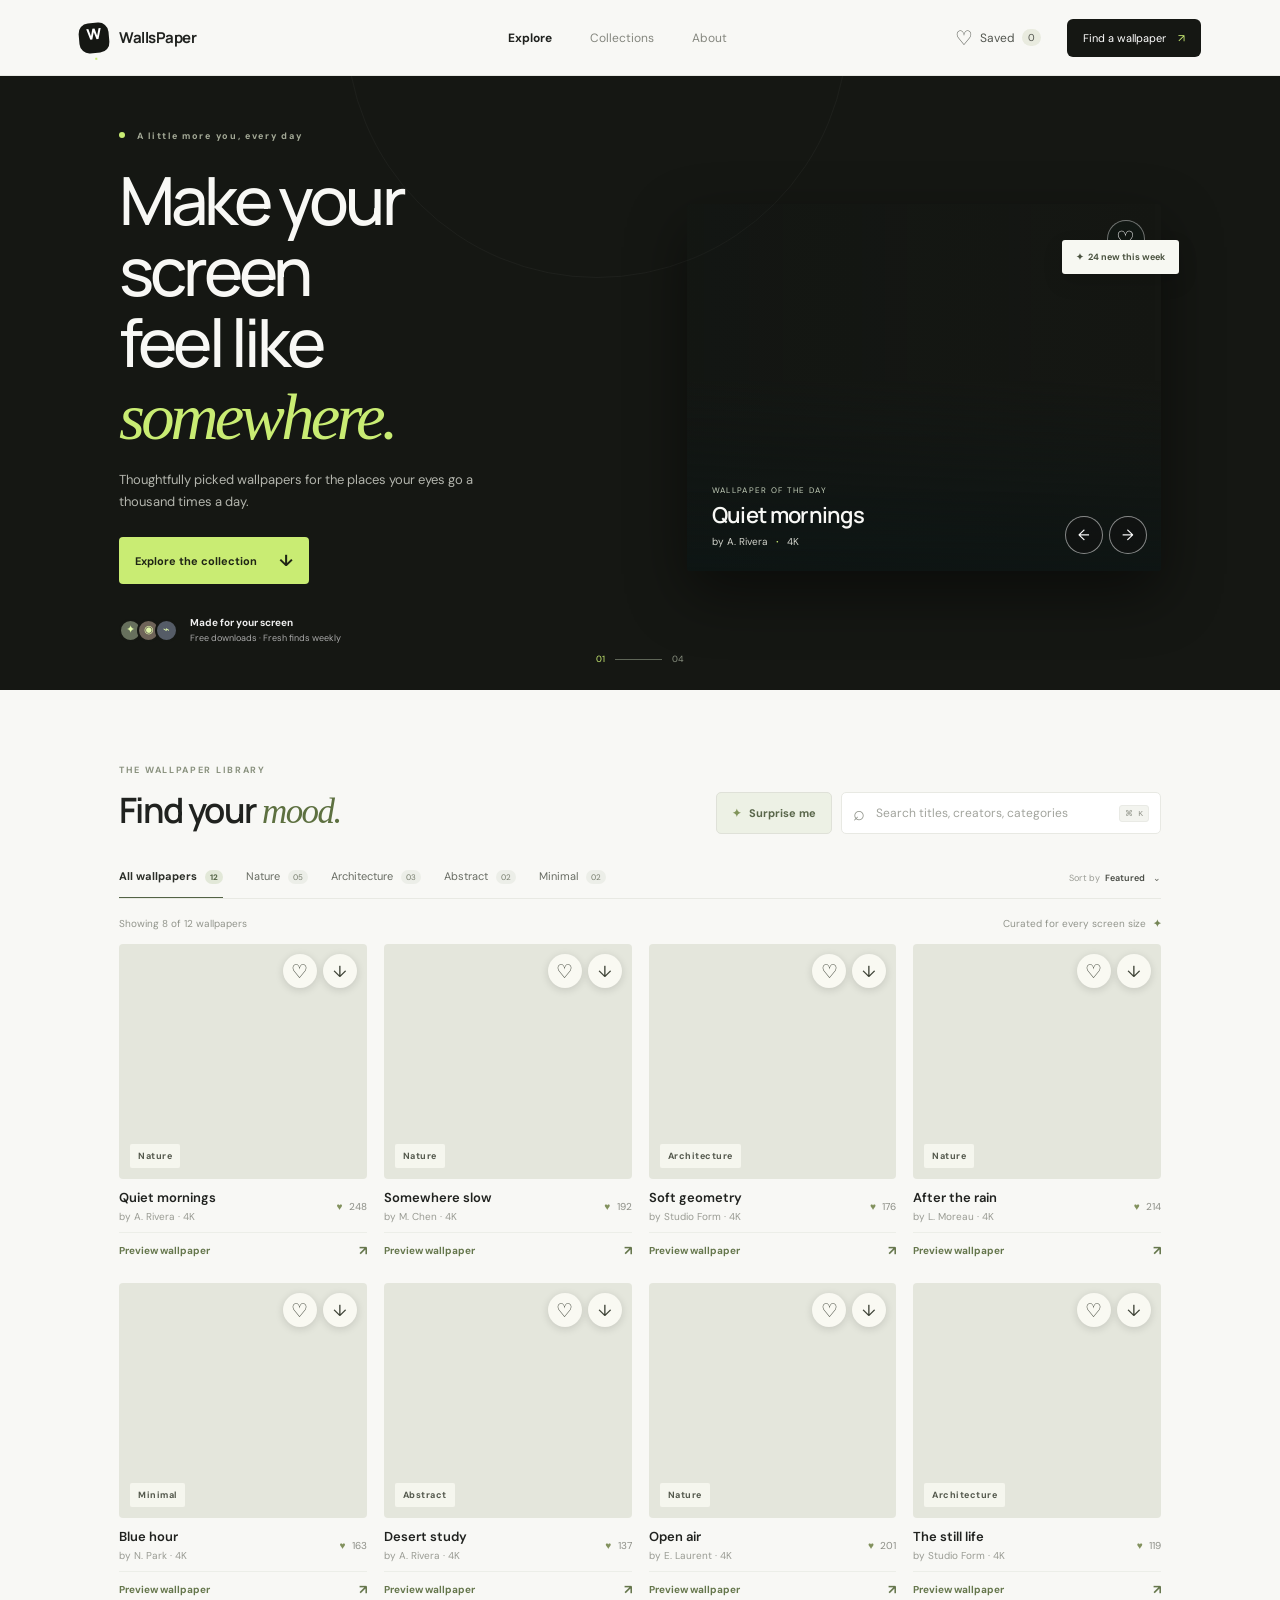
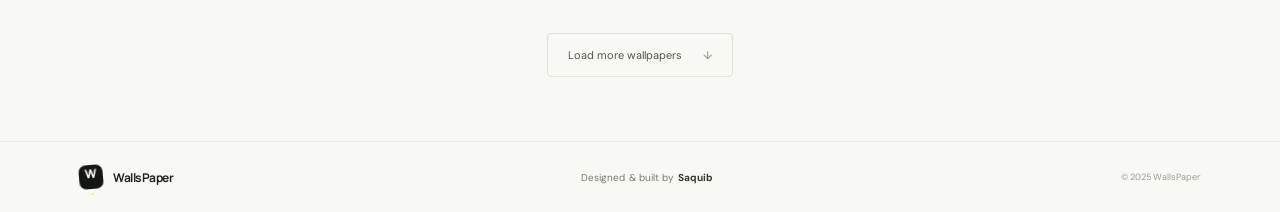
<file: index.html>
<!doctype html>
<html lang="en">
<head>
  <meta charset="UTF-8" />
  <meta name="viewport" content="width=device-width, initial-scale=1.0" />
  <meta http-equiv="refresh" content="0; url=./html/" />
  <title>WallsPaper</title>
  <script>window.location.replace('./html/');</script>
</head>
<body>
  <p>Opening WallsPaper… If you are not redirected, <a href="./html/">open the site</a>.</p>
</body>
</html>
</file>
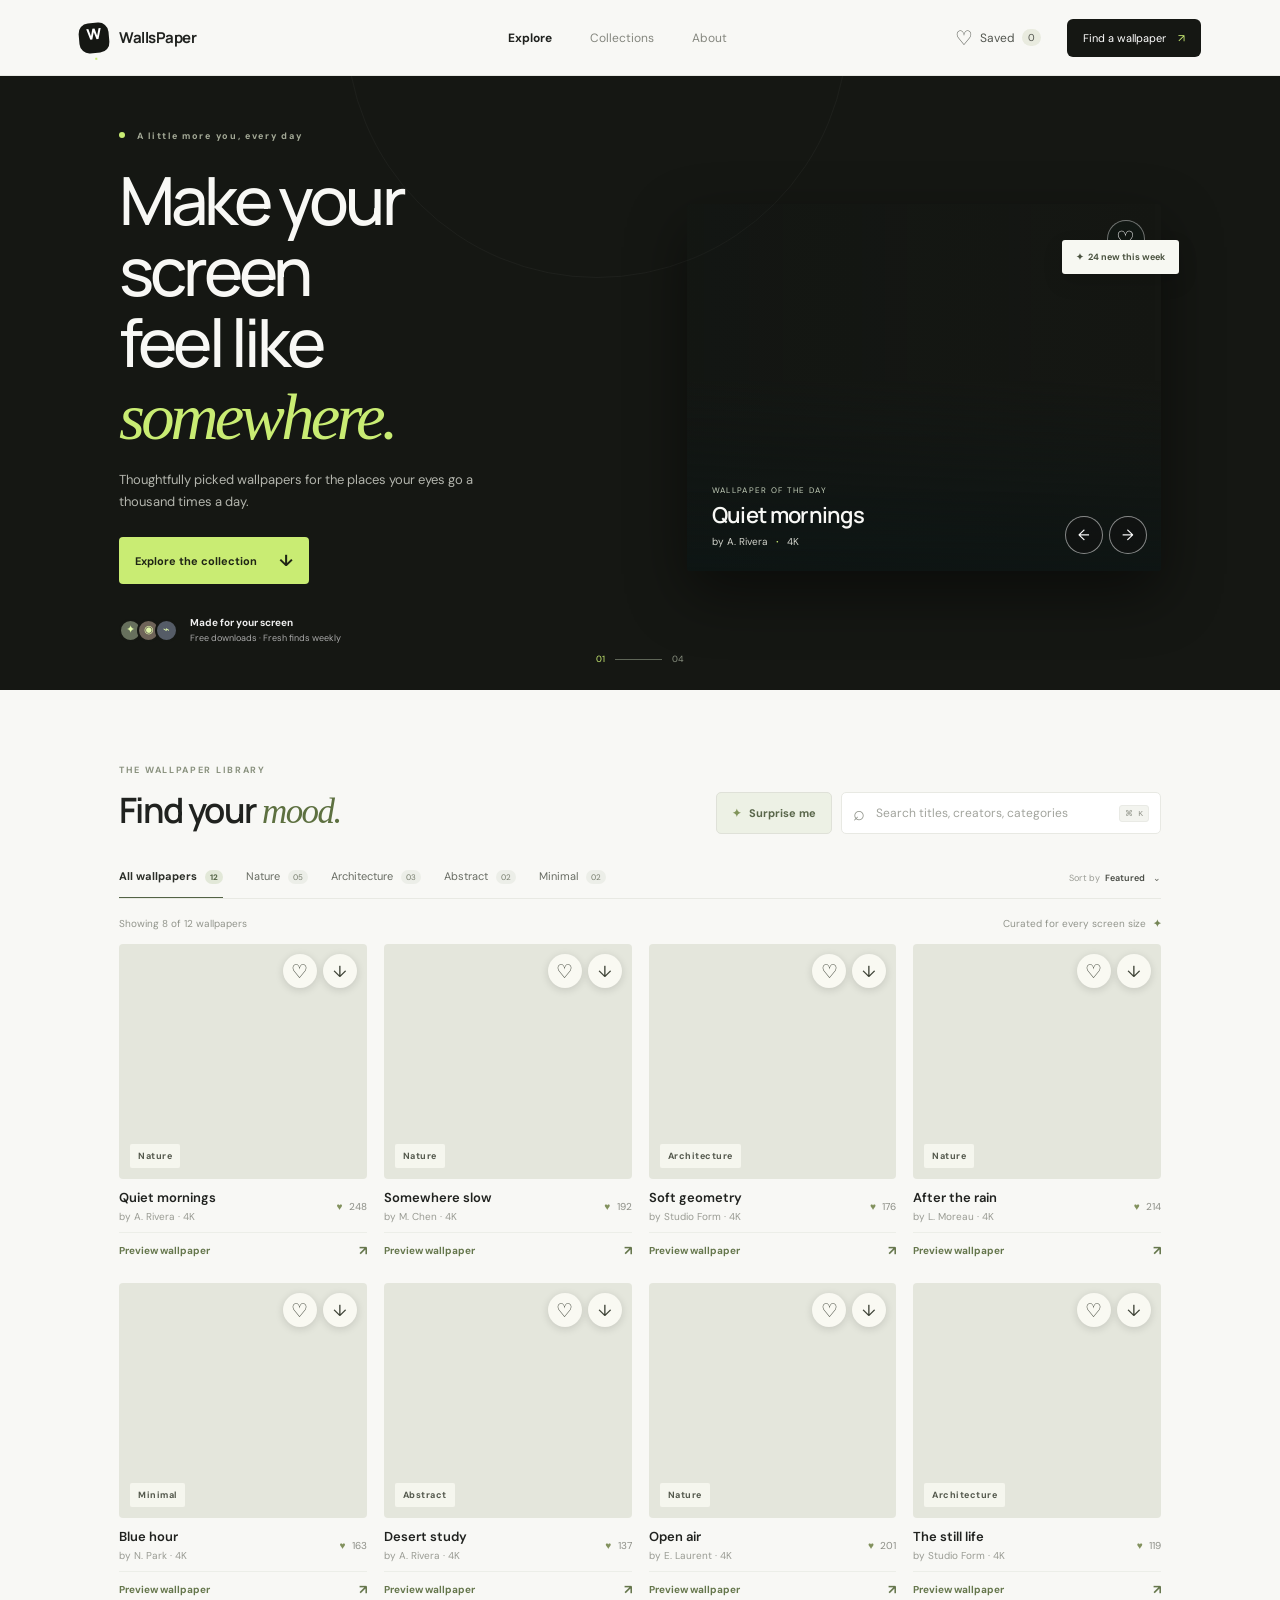
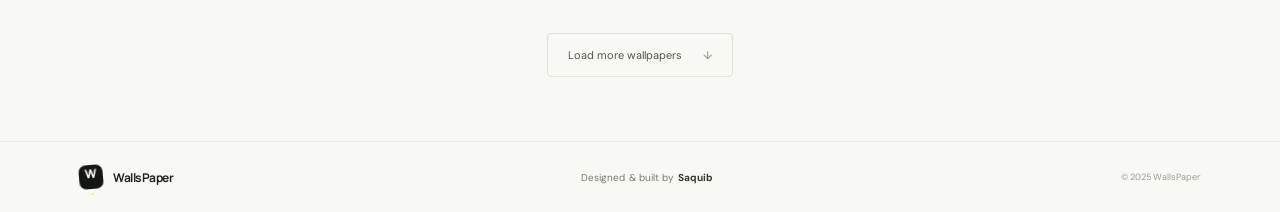
<file: html/index.html>
<!doctype html>
<html lang="en">
<head>
  <meta charset="UTF-8" />
  <meta name="viewport" content="width=device-width, initial-scale=1.0" />
  <meta name="theme-color" content="#10110f" />
  <meta name="description" content="Discover and download beautiful wallpapers for every screen. Curated by WallsPaper." />
  <title>WallsPaper — Find your next favorite</title>
  <link rel="preconnect" href="https://fonts.googleapis.com" />
  <link rel="preconnect" href="https://fonts.gstatic.com" crossorigin />
  <link href="https://fonts.googleapis.com/css2?family=DM+Sans:wght@400;500;600;700&family=Manrope:wght@400;500;600;700;800&display=swap" rel="stylesheet" />
  <link rel="stylesheet" href="../css/style.css" />
</head>
<body>
  <header class="topbar">
    <a class="brand" href="index.html" aria-label="WallsPaper home"><span class="brand-mark">W<span>.</span></span><span>WallsPaper</span></a>
    <nav class="main-nav" aria-label="Main navigation">
      <a class="nav-link active" href="index.html" aria-current="page">Explore</a>
      <a class="nav-link" href="collections.html">Collections</a>
      <a class="nav-link" href="about.html">About</a>
    </nav>
    <div class="top-actions">
      <button class="saved-link" id="savedToggle" aria-pressed="false"><span class="heart-icon">♡</span><span>Saved</span><span class="saved-count" id="savedCount">0</span></button>
      <button class="menu-button" id="menuButton" aria-label="Open menu" aria-expanded="false">☰</button>
      <a class="submit-button" href="index.html#explore">Find a wallpaper <span>↗</span></a>
    </div>
  </header>

  <main id="home">
    <section class="hero" aria-labelledby="hero-title">
      <div class="hero-copy">
        <div class="eyebrow"><span class="eyebrow-dot"></span> A little more you, every day</div>
        <h1 id="hero-title">Make your screen<br />feel like <em>somewhere.</em></h1>
        <p>Thoughtfully picked wallpapers for the places your eyes go a thousand times a day.</p>
        <a href="#explore" class="hero-cta">Explore the collection <span>↓</span></a>
        <div class="hero-note"><span class="avatar-stack"><i>✦</i><i>◉</i><i>⌁</i></span><span><strong>Made for your screen</strong><br />Free downloads · Fresh finds weekly</span></div>
      </div>
      <div class="hero-art" aria-label="Featured mountain wallpaper">
        <div class="hero-image" id="heroImage"></div>
        <div class="hero-image-shade"></div>
        <div class="hero-card-meta"><span class="meta-label">WALLPAPER OF THE DAY</span><strong id="heroTitle">Quiet mornings</strong><span id="heroByline">by A. Rivera <b>·</b> 4K</span></div>
        <button class="hero-save" id="heroSave" aria-label="Save Quiet mornings wallpaper">♡</button>
        <div class="hero-controls"><button id="heroPrev" aria-label="Previous featured wallpaper">←</button><button id="heroNext" aria-label="Next featured wallpaper">→</button></div>
        <div class="floating-tag">✦&nbsp; 24 new this week</div>
      </div>
      <div class="hero-index"><span id="heroCurrent">01</span><i></i><span id="heroTotal">04</span></div>
    </section>

    <section class="collection" id="explore">
      <div class="section-head">
        <div><div class="eyebrow section-eyebrow">THE WALLPAPER LIBRARY</div><h2>Find your <em>mood.</em></h2></div>
        <div class="collection-actions"><button class="surprise-button" id="surpriseButton"><span>✦</span> Surprise me</button><div class="search-wrap"><span aria-hidden="true">⌕</span><input id="searchInput" type="search" placeholder="Search titles, creators, categories" aria-label="Search wallpapers" /><kbd>⌘ K</kbd></div></div>
      </div>
      <div class="filter-row" id="collections">
        <div class="filters" role="group" aria-label="Filter by category" id="categoryFilters">
          <button class="filter active" data-category="All">All wallpapers <span>12</span></button>
          <button class="filter" data-category="Nature">Nature <span>05</span></button>
          <button class="filter" data-category="Architecture">Architecture <span>03</span></button>
          <button class="filter" data-category="Abstract">Abstract <span>02</span></button>
          <button class="filter" data-category="Minimal">Minimal <span>02</span></button>
        </div>
        <label class="sort-label">Sort by <select id="sortSelect" aria-label="Sort wallpapers"><option value="featured">Featured</option><option value="newest">Newest</option><option value="popular">Most loved</option></select><span>⌄</span></label>
      </div>
      <div class="results-line"><span id="resultCount">Showing 8 of 12 wallpapers</span><span>Curated for every screen size <b>✦</b></span></div>
      <div class="wallpaper-grid" id="wallpaperGrid" aria-live="polite"></div>
      <div class="empty-state" id="emptyState" hidden><span>⌕</span><h3>No wallpapers found</h3><p>Try another search or choose a different category.</p><button id="clearFilters">Clear filters</button></div>
      <div class="load-more-wrap"><button class="load-more" id="loadMore">Show more wallpapers <span>↓</span></button></div>
    </section>

  </main>
  <footer><a class="brand footer-brand" href="index.html"><span class="brand-mark">W<span>.</span></span><span>WallsPaper</span></a><span class="creator-credit">Designed &amp; built by <strong>Saquib</strong></span><span>© 2025 WallsPaper</span></footer>

  <div class="modal" id="wallpaperModal" aria-hidden="true" role="dialog" aria-modal="true" aria-labelledby="modalTitle">
    <div class="modal-backdrop" data-close="true"></div><div class="modal-panel"><button class="modal-close" id="modalClose" aria-label="Close preview">×</button><div class="modal-image" id="modalImage"></div><div class="modal-details"><div><span class="eyebrow" id="modalCategory">NATURE</span><h2 id="modalTitle">Wallpaper title</h2><p id="modalByline">by creator · 4K</p></div><div class="modal-actions"><button class="modal-save" id="modalSave">♡ Save</button><a class="download-button" id="downloadButton" href="#" target="_blank" rel="noopener">Download <span>↓</span></a></div></div><p class="download-note">Opens the original image in a new tab. Save it from your browser to use as a wallpaper.</p></div>
  </div>
  <div class="toast" id="toast" role="status"></div>
  <script src="../js/navigation.js"></script>
  <script src="../js/app.js"></script>
</body>
</html>
</file>
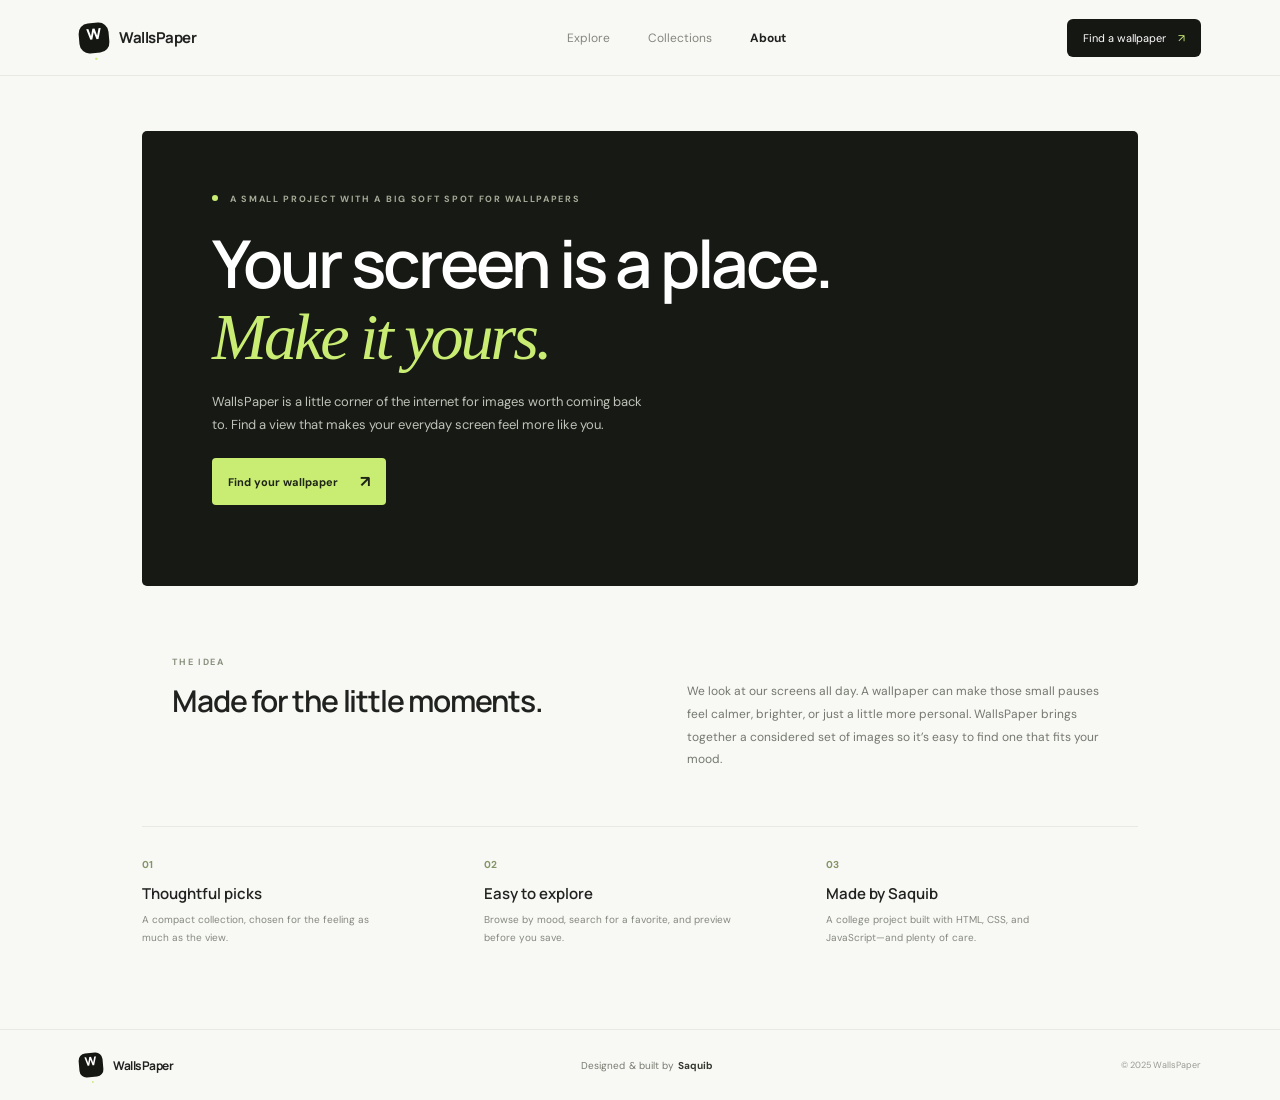
<file: html/about.html>
<!doctype html>
<html lang="en">
<head>
  <meta charset="UTF-8" />
  <meta name="viewport" content="width=device-width, initial-scale=1.0" />
  <meta name="theme-color" content="#10110f" />
  <meta name="description" content="The story behind WallsPaper, a wallpaper project by Saquib." />
  <title>About — WallsPaper</title>
  <link rel="preconnect" href="https://fonts.googleapis.com" />
  <link rel="preconnect" href="https://fonts.gstatic.com" crossorigin />
  <link href="https://fonts.googleapis.com/css2?family=DM+Sans:wght@400;500;600;700&family=Manrope:wght@400;500;600;700;800&display=swap" rel="stylesheet" />
  <link rel="stylesheet" href="../css/style.css" />
</head>
<body>
  <header class="topbar">
    <a class="brand" href="index.html" aria-label="WallsPaper home"><span class="brand-mark">W<span>.</span></span><span>WallsPaper</span></a>
    <nav class="main-nav" aria-label="Main navigation">
      <a class="nav-link" href="index.html">Explore</a>
      <a class="nav-link" href="collections.html">Collections</a>
      <a class="nav-link active" href="about.html" aria-current="page">About</a>
    </nav>
    <div class="top-actions"><button class="menu-button" id="menuButton" aria-label="Open menu" aria-expanded="false">☰</button><a class="submit-button" href="index.html#explore">Find a wallpaper <span>↗</span></a></div>
  </header>
  <main class="subpage-main about-main">
    <section class="about-hero"><div class="eyebrow"><span class="eyebrow-dot"></span> A SMALL PROJECT WITH A BIG SOFT SPOT FOR WALLPAPERS</div><h1>Your screen is a place.<br /><em>Make it yours.</em></h1><p>WallsPaper is a little corner of the internet for images worth coming back to. Find a view that makes your everyday screen feel more like you.</p><a href="index.html#explore" class="hero-cta">Find your wallpaper <span>↗</span></a><div class="about-hero-art"></div></section>
    <section class="about-story"><div><div class="eyebrow section-eyebrow">THE IDEA</div><h2>Made for the little moments.</h2></div><p>We look at our screens all day. A wallpaper can make those small pauses feel calmer, brighter, or just a little more personal. WallsPaper brings together a considered set of images so it’s easy to find one that fits your mood.</p></section>
    <section class="about-values"><article><span>01</span><h3>Thoughtful picks</h3><p>A compact collection, chosen for the feeling as much as the view.</p></article><article><span>02</span><h3>Easy to explore</h3><p>Browse by mood, search for a favorite, and preview before you save.</p></article><article><span>03</span><h3>Made by Saquib</h3><p>A college project built with HTML, CSS, and JavaScript—and plenty of care.</p></article></section>
  </main>
  <footer><a class="brand footer-brand" href="index.html"><span class="brand-mark">W<span>.</span></span><span>WallsPaper</span></a><span class="creator-credit">Designed &amp; built by <strong>Saquib</strong></span><span>© 2025 WallsPaper</span></footer>
  <script src="../js/navigation.js"></script>
</body>
</html>
</file>
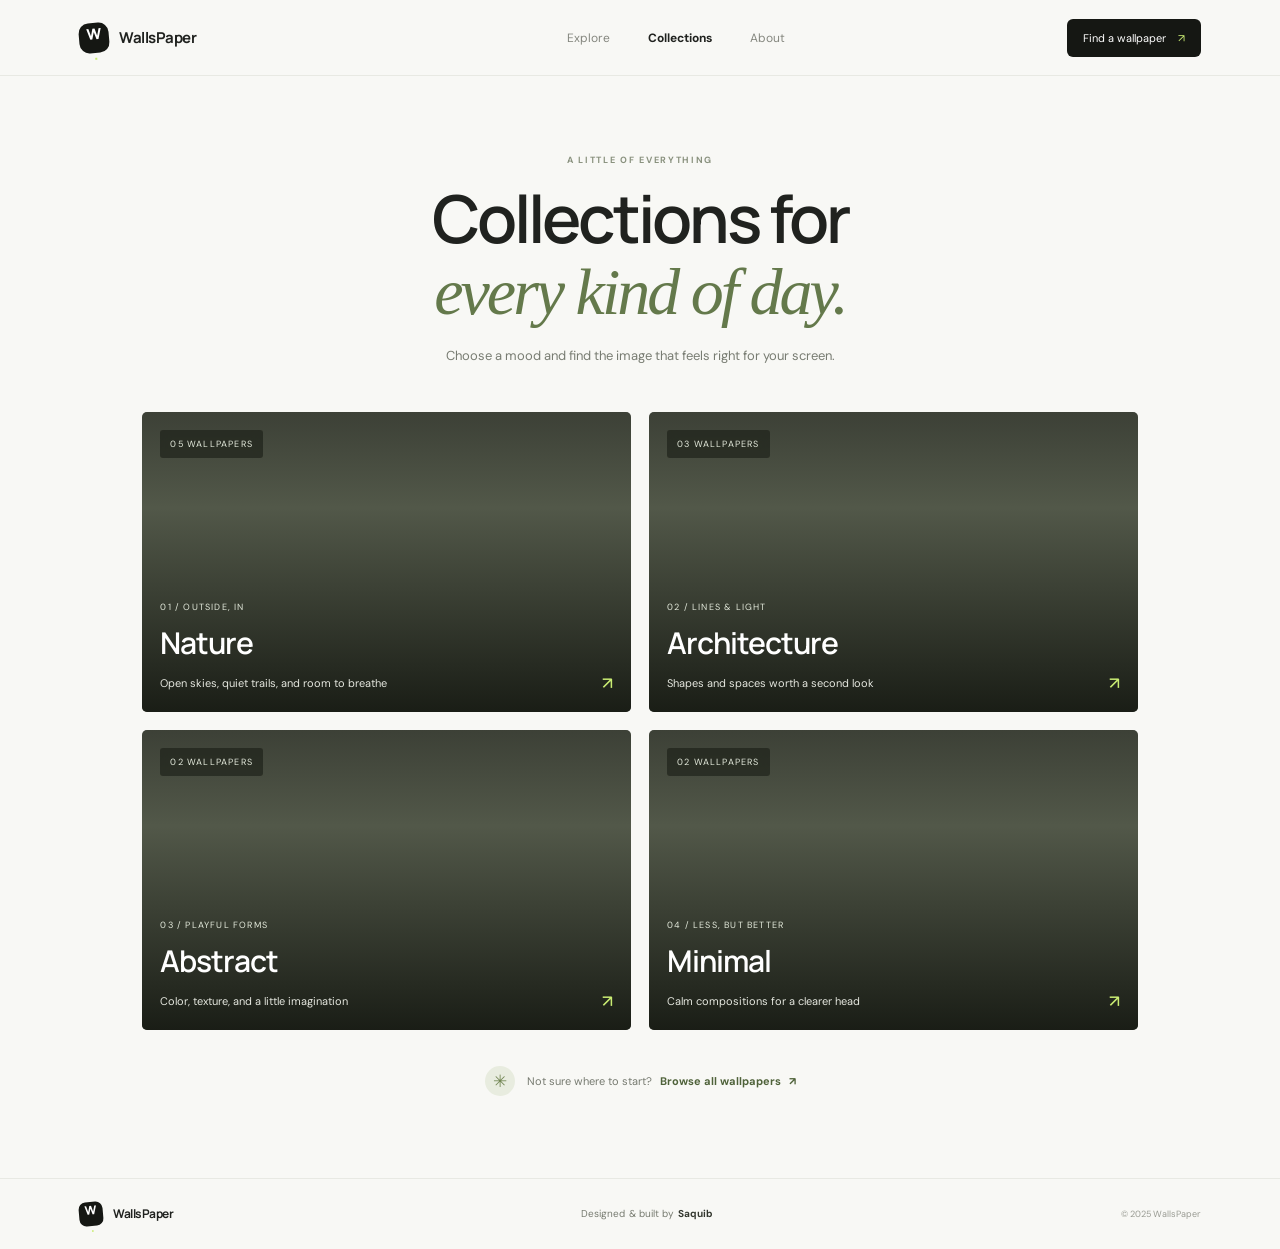
<file: html/collections.html>
<!doctype html>
<html lang="en">
<head>
  <meta charset="UTF-8" />
  <meta name="viewport" content="width=device-width, initial-scale=1.0" />
  <meta name="theme-color" content="#10110f" />
  <meta name="description" content="Browse thoughtfully curated wallpaper collections on WallsPaper." />
  <title>Collections — WallsPaper</title>
  <link rel="preconnect" href="https://fonts.googleapis.com" />
  <link rel="preconnect" href="https://fonts.gstatic.com" crossorigin />
  <link href="https://fonts.googleapis.com/css2?family=DM+Sans:wght@400;500;600;700&family=Manrope:wght@400;500;600;700;800&display=swap" rel="stylesheet" />
  <link rel="stylesheet" href="../css/style.css" />
</head>
<body>
  <header class="topbar">
    <a class="brand" href="index.html" aria-label="WallsPaper home"><span class="brand-mark">W<span>.</span></span><span>WallsPaper</span></a>
    <nav class="main-nav" aria-label="Main navigation">
      <a class="nav-link" href="index.html">Explore</a>
      <a class="nav-link active" href="collections.html" aria-current="page">Collections</a>
      <a class="nav-link" href="about.html">About</a>
    </nav>
    <div class="top-actions"><button class="menu-button" id="menuButton" aria-label="Open menu" aria-expanded="false">☰</button><a class="submit-button" href="index.html#explore">Find a wallpaper <span>↗</span></a></div>
  </header>
  <main class="subpage-main">
    <section class="subpage-intro"><div class="eyebrow section-eyebrow">A LITTLE OF EVERYTHING</div><h1>Collections for<br /><em>every kind of day.</em></h1><p>Choose a mood and find the image that feels right for your screen.</p></section>
    <section class="collection-categories" aria-label="Wallpaper collections">
      <a class="category-card category-nature" href="index.html?category=Nature#explore"><span class="category-card-count">05 WALLPAPERS</span><span class="category-card-copy"><span>01 / OUTSIDE, IN</span><strong>Nature</strong><span>Open skies, quiet trails, and room to breathe <b>↗</b></span></span></a>
      <a class="category-card category-architecture" href="index.html?category=Architecture#explore"><span class="category-card-count">03 WALLPAPERS</span><span class="category-card-copy"><span>02 / LINES &amp; LIGHT</span><strong>Architecture</strong><span>Shapes and spaces worth a second look <b>↗</b></span></span></a>
      <a class="category-card category-abstract" href="index.html?category=Abstract#explore"><span class="category-card-count">02 WALLPAPERS</span><span class="category-card-copy"><span>03 / PLAYFUL FORMS</span><strong>Abstract</strong><span>Color, texture, and a little imagination <b>↗</b></span></span></a>
      <a class="category-card category-minimal" href="index.html?category=Minimal#explore"><span class="category-card-count">02 WALLPAPERS</span><span class="category-card-copy"><span>04 / LESS, BUT BETTER</span><strong>Minimal</strong><span>Calm compositions for a clearer head <b>↗</b></span></span></a>
    </section>
    <section class="collections-note"><span class="note-spark">✳</span><p>Not sure where to start? <a href="index.html#explore">Browse all wallpapers <span>↗</span></a></p></section>
  </main>
  <footer><a class="brand footer-brand" href="index.html"><span class="brand-mark">W<span>.</span></span><span>WallsPaper</span></a><span class="creator-credit">Designed &amp; built by <strong>Saquib</strong></span><span>© 2025 WallsPaper</span></footer>
  <script src="../js/navigation.js"></script>
</body>
</html>
</file>
<file: css/style.css>
:root{--ink:#20221f;--muted:#85877f;--paper:#f8f8f5;--line:#e8e9e3;--green:#c9ec73;--dark:#151713;--serif:Georgia,'Times New Roman',serif}*{box-sizing:border-box}html{scroll-behavior:smooth}body{margin:0;background:var(--paper);color:var(--ink);font-family:'DM Sans',sans-serif}button,input,select{font:inherit}button,a{-webkit-tap-highlight-color:transparent}a{color:inherit;text-decoration:none}.topbar{height:76px;padding:0 6.2%;display:flex;align-items:center;justify-content:space-between;border-bottom:1px solid var(--line);background:rgba(248,248,245,.95);position:sticky;top:0;z-index:20;backdrop-filter:blur(16px)}.brand{display:flex;align-items:center;gap:10px;font:700 15px Manrope,sans-serif;letter-spacing:-.5px}.brand-mark{height:30px;width:30px;border-radius:10px;background:var(--dark);color:white;display:grid;place-items:center;font:800 15px Manrope;transform:rotate(-5deg)}.brand-mark span{color:var(--green)}.main-nav{display:flex;gap:38px;margin-left:8%}.nav-link{font-size:12px;color:#85877f;transition:color .2s}.nav-link:hover,.nav-link.active{color:var(--ink)}.nav-link.active{font-weight:700}.top-actions{display:flex;align-items:center;gap:20px}.saved-link{background:none;border:0;color:#53564f;font-size:12px;display:flex;align-items:center;gap:7px;cursor:pointer}.heart-icon{font-size:20px;line-height:1}.saved-count{background:#e9ebdf;border-radius:99px;padding:2px 6px;font-size:10px}.submit-button{background:var(--dark);color:white;padding:12px 16px;border-radius:6px;font-size:11px}.submit-button span{color:var(--green);margin-left:9px}.menu-button{display:none;background:none;border:0;font-size:20px}.hero{background:var(--dark);color:#f8f8f5;min-height:488px;padding:54px 9.3% 45px;display:grid;grid-template-columns:1fr 1fr;align-items:center;gap:9%;position:relative;overflow:hidden}.hero:before{content:'';position:absolute;width:500px;height:500px;border:1px solid #ffffff0a;border-radius:50%;top:-300px;left:27%}.hero-copy{max-width:490px;position:relative;z-index:1}.eyebrow{font-size:9px;letter-spacing:1.7px;font-weight:700;color:#a5ab98}.eyebrow-dot{display:inline-block;width:6px;height:6px;border-radius:50%;background:var(--green);margin-right:8px;vertical-align:1px}.hero h1{font:500 clamp(43px,5.2vw,67px)/1.07 Manrope,sans-serif;letter-spacing:-3.8px;margin:22px 0 17px}.hero h1 em,.section-head h2 em,.banner h2 em{font-family:var(--serif);font-weight:400;color:var(--green)}.hero-copy>p{color:#b3b5ad;font-size:13px;line-height:1.7;max-width:355px;margin:0 0 24px}.hero-cta{display:inline-flex;gap:22px;align-items:center;background:var(--green);color:#1f2515;padding:13px 16px;border-radius:4px;font-weight:700;font-size:11px}.hero-cta span{font-size:16px}.hero-note{display:flex;align-items:center;gap:12px;color:#aaa;line-height:1.6;font-size:9px;margin-top:31px}.hero-note strong{color:#eee;font-size:10px}.avatar-stack{display:flex;padding-left:5px}.avatar-stack i{width:23px;height:23px;border-radius:50%;display:grid;place-items:center;background:#67705d;border:2px solid var(--dark);margin-left:-5px;font-size:11px;font-style:normal;color:#e1f8aa}.avatar-stack i:nth-child(2){background:#6f6459}.avatar-stack i:nth-child(3){background:#555c67}.hero-art{height:367px;position:relative;border-radius:3px;overflow:visible;box-shadow:0 23px 60px #0007}.hero-image,.hero-image-shade{position:absolute;inset:0;border-radius:3px}.hero-image{background-image:url('https://images.unsplash.com/photo-1470770841072-f978cf4d019e?auto=format&fit=crop&w=1400&q=88');background-position:center 55%;background-size:cover}.hero-image-shade{background:linear-gradient(0deg,#0d1514d9,transparent 52%),linear-gradient(90deg,#0b13132a,transparent)}.hero-card-meta{position:absolute;bottom:23px;left:25px;display:flex;flex-direction:column;gap:5px}.meta-label{font-size:8px;letter-spacing:1.3px;color:#c5d0bb}.hero-card-meta strong{font:600 22px Manrope;letter-spacing:-.7px}.hero-card-meta>span:last-child{font-size:10px;color:#d1d3cb}.hero-card-meta b{color:var(--green);padding:0 5px}.hero-save{position:absolute;right:16px;top:16px;background:#111a1685;border:1px solid #ffffff66;border-radius:50%;width:38px;height:38px;color:white;font-size:21px;cursor:pointer}.hero-save.saved{background:var(--green);color:#222}.floating-tag{position:absolute;right:-18px;top:36px;background:#f7f8f2;color:#4b5340;border-radius:3px;padding:11px 14px;box-shadow:0 8px 20px #0002;font-size:9px;font-weight:700}.hero-index{position:absolute;bottom:22px;left:50%;transform:translateX(-50%);display:flex;align-items:center;gap:10px;color:#899080;font-size:9px}.hero-index span:first-child{color:var(--green)}.hero-index i{width:47px;height:1px;background:#5f6658}.collection{padding:74px 9.3% 64px;max-width:1500px;margin:auto}.section-head{display:flex;justify-content:space-between;align-items:end}.section-eyebrow{color:#89917e}.section-head h2{font:600 35px Manrope;letter-spacing:-1.6px;margin:10px 0 0}.section-head h2 em{color:#5d7040}.search-wrap{display:flex;align-items:center;gap:9px;border:1px solid var(--line);border-radius:5px;height:42px;padding:0 11px;width:285px;background:#fff;color:#90938a}.search-wrap>span{font-size:20px}.search-wrap input{border:0;outline:0;background:none;min-width:0;flex:1;font-size:10px;color:var(--ink)}.search-wrap input::placeholder{color:#a2a49d}.search-wrap kbd{font-size:8px;background:#f3f4ef;border:1px solid #e9eae5;border-radius:3px;padding:3px 5px;color:#92958b}.filter-row{margin-top:35px;display:flex;justify-content:space-between;align-items:center;border-bottom:1px solid var(--line)}.filters{display:flex;gap:23px;align-items:center;overflow:auto;white-space:nowrap}.filter{position:relative;background:none;border:0;padding:0 0 14px;color:#96988f;font-size:10px;cursor:pointer}.filter.active{font-weight:700;color:#2b2e28}.filter.active:after{content:'';height:2px;background:#536345;position:absolute;bottom:-1px;left:0;right:0}.filter span{background:#e9ebdf;border-radius:8px;padding:2px 5px;margin-left:5px;font-size:8px}.sort-label{display:flex;align-items:center;gap:5px;color:#9a9c95;font-size:9px;padding-bottom:12px;white-space:nowrap}.sort-label select{border:0;background:transparent;color:#474a43;font-weight:600;font-size:9px;appearance:none;outline:0;cursor:pointer}.sort-label span{margin-left:-4px;color:#65685f}.results-line{display:flex;justify-content:space-between;color:#92958c;font-size:9px;padding:18px 0 14px}.results-line b{color:#758556;margin-left:4px}.wallpaper-grid{display:grid;grid-template-columns:repeat(4,minmax(0,1fr));gap:24px 17px}.wallpaper-card{min-width:0;cursor:pointer;animation:rise .38s both}.wallpaper-card:nth-child(2){animation-delay:.04s}.wallpaper-card:nth-child(3){animation-delay:.08s}.wallpaper-card:nth-child(4){animation-delay:.12s}@keyframes rise{from{opacity:0;transform:translateY(9px)}to{opacity:1;transform:translateY(0)}}.card-image-wrap{height:220px;border-radius:4px;overflow:hidden;position:relative;background:#e4e6dc}.card-image{position:absolute;inset:0;background-size:cover;background-position:center;transition:transform .55s cubic-bezier(.2,.65,.3,1)}.wallpaper-card:hover .card-image{transform:scale(1.045)}.card-overlay{position:absolute;inset:0;background:linear-gradient(0deg,#10130d88,transparent 45%);opacity:0;transition:opacity .2s}.wallpaper-card:hover .card-overlay{opacity:1}.card-actions{position:absolute;right:10px;top:10px;display:flex;gap:6px;opacity:0;transform:translateY(-4px);transition:.2s}.wallpaper-card:hover .card-actions{opacity:1;transform:none}.card-action{height:30px;width:30px;background:#f9f9f2;border:0;border-radius:50%;font-size:16px;cursor:pointer;color:#3c4135}.card-action.saved{color:#bb625b}.card-action.download{font-size:13px}.card-category{position:absolute;left:11px;bottom:11px;background:#f8f8f0e8;border-radius:2px;padding:5px 7px;color:#53584c;font-size:8px;font-weight:700;letter-spacing:.5px}.card-info{display:flex;justify-content:space-between;align-items:center;padding-top:10px}.card-info h3{font-size:11px;font-weight:600;margin:0}.card-info p{font-size:9px;color:#999b93;margin:4px 0 0}.card-loves{font-size:9px;color:#8c8e86}.card-loves span{color:#82915d;margin-right:3px}.load-more-wrap{text-align:center;padding-top:35px}.load-more{border:1px solid #dfe1d8;background:transparent;border-radius:4px;padding:12px 17px;color:#53574d;font-size:10px;cursor:pointer;transition:.2s}.load-more:hover{background:var(--dark);border-color:var(--dark);color:#fff}.load-more span{color:#799054;margin-left:18px}.empty-state{text-align:center;padding:50px 15px;color:#777}.empty-state>span{font-size:28px;color:#91997f}.empty-state h3{font:600 20px Manrope;margin:8px}.empty-state p{font-size:11px}.empty-state button{margin-top:8px;border:0;background:var(--dark);color:white;border-radius:4px;padding:10px 14px;font-size:10px;cursor:pointer}.banner{margin:2px 9.3% 68px;background:#e8ecdf;min-height:195px;padding:35px 5.2%;display:grid;grid-template-columns:auto 1fr 1fr auto;align-items:center;gap:25px;border-radius:3px}.banner-spark{width:40px;height:40px;border-radius:50%;background:#d8e1c8;color:#697a4e;display:grid;place-items:center;font-size:23px}.banner .eyebrow{color:#788166}.banner h2{font:600 25px/1.25 Manrope;letter-spacing:-.8px;margin:8px 0 0}.banner h2 em{color:#627448}.banner p{font-size:10px;line-height:1.8;color:#72776a;max-width:300px}.banner>a{width:38px;height:38px;border:1px solid #c6ceba;border-radius:50%;display:grid;place-items:center;color:#536345;font-size:17px}footer{border-top:1px solid var(--line);padding:23px 6.2%;display:flex;align-items:center;justify-content:space-between;color:#999b93;font-size:9px}.footer-brand{color:var(--ink);font-size:12px}.footer-brand .brand-mark{height:24px;width:24px;border-radius:7px;font-size:12px}.footer-heart{color:#9aab78}.modal{position:fixed;inset:0;z-index:50;display:none;align-items:center;justify-content:center;padding:20px}.modal.open{display:flex}.modal-backdrop{position:absolute;inset:0;background:#11150edb;backdrop-filter:blur(5px)}.modal-panel{position:relative;background:var(--paper);width:min(740px,100%);border-radius:6px;padding:14px;box-shadow:0 25px 100px #0007;animation:pop .25s both}@keyframes pop{from{opacity:0;transform:translateY(8px) scale(.99)}to{opacity:1;transform:none}}.modal-close{position:absolute;z-index:2;top:23px;right:23px;background:#12150f99;color:white;border:0;width:34px;height:34px;border-radius:50%;font-size:23px;cursor:pointer}.modal-image{height:min(55vh,430px);min-height:220px;background-size:cover;background-position:center;border-radius:3px}.modal-details{display:flex;justify-content:space-between;align-items:center;padding:18px 3px 7px}.modal-details .eyebrow{color:#8a9478}.modal-details h2{font:600 23px Manrope;letter-spacing:-.8px;margin:5px 0}.modal-details p{font-size:10px;color:#999;margin:0}.modal-actions{display:flex;gap:8px}.modal-save,.download-button{height:39px;border:1px solid #dfe1d8;border-radius:4px;padding:0 13px;background:transparent;font-size:10px;display:flex;align-items:center;gap:7px;cursor:pointer}.modal-save.saved{color:#8c4b48;border-color:#e6caca}.download-button{background:var(--dark);color:white;border-color:var(--dark);font-weight:700}.download-button span{color:var(--green);font-size:15px}.download-note{font-size:9px;color:#a1a39b;padding:4px 3px 0}.toast{position:fixed;left:50%;bottom:24px;transform:translate(-50%,12px);opacity:0;background:#24281f;color:#f7f8f2;padding:11px 16px;border-radius:4px;font-size:10px;z-index:70;pointer-events:none;transition:.25s}.toast.show{opacity:1;transform:translate(-50%,0)}
@media(max-width:1000px){.hero{padding-left:6.5%;padding-right:6.5%;gap:5%}.collection{padding-left:6.5%;padding-right:6.5%}.banner{margin-left:6.5%;margin-right:6.5%}.card-image-wrap{height:190px}.wallpaper-grid{gap:22px 13px}.main-nav{margin-left:0}.topbar{padding:0 4%}}
@media(max-width:720px){.topbar{height:64px;padding:0 5%}.main-nav{display:none;position:absolute;top:63px;left:0;right:0;background:var(--paper);padding:18px 5%;border-bottom:1px solid var(--line);gap:25px}.main-nav.open{display:flex}.submit-button{display:none}.menu-button{display:block}.top-actions{gap:12px}.saved-link{font-size:11px}.hero{padding:45px 7% 55px;grid-template-columns:1fr;gap:28px}.hero h1{font-size:51px;letter-spacing:-2.9px}.hero-copy>p{font-size:12px}.hero-note{margin-top:22px}.hero-art{height:310px;margin:0 5px 10px 0}.floating-tag{right:-8px}.hero-index{bottom:18px}.collection{padding:53px 6% 45px}.section-head{align-items:flex-start;gap:20px;flex-direction:column}.section-head h2{font-size:31px}.search-wrap{width:100%}.filter-row{margin-top:25px;align-items:flex-end;gap:12px}.filters{gap:18px}.filter{font-size:9px}.sort-label{font-size:8px}.results-line{font-size:8px}.wallpaper-grid{grid-template-columns:repeat(2,minmax(0,1fr));gap:20px 12px}.card-image-wrap{height:clamp(160px,53vw,260px)}.card-info h3{font-size:10px}.card-info p{font-size:8px}.card-loves{font-size:8px}.card-actions{opacity:1;transform:none}.card-action{width:27px;height:27px}.banner{margin:0 6% 45px;padding:24px;grid-template-columns:auto 1fr;gap:16px}.banner-spark{grid-row:1}.banner>div:nth-child(2){grid-column:2}.banner p{grid-column:2;margin:0}.banner>a{grid-column:1;grid-row:2}.banner h2{font-size:22px}footer{padding:20px 5%;gap:15px}footer>span:nth-child(2){display:none}.modal-panel{padding:10px}.modal-details{align-items:flex-start;gap:12px;flex-direction:column}.modal-actions{width:100%}.modal-actions>*{flex:1;justify-content:center}.modal-image{min-height:210px}}
@media(max-width:380px){.wallpaper-grid{gap:16px 9px}.card-image-wrap{height:155px}.filter-row{display:block}.sort-label{justify-content:flex-end;padding-top:12px}.results-line span:last-child{display:none}}
@media(prefers-reduced-motion:reduce){*,*:before,*:after{scroll-behavior:auto!important;animation-duration:.01ms!important;transition-duration:.01ms!important}}
.collection-actions{display:flex;align-items:center;gap:9px}.surprise-button{height:42px;padding:0 13px;border:1px solid #dfe1d8;background:#edf1e5;border-radius:5px;color:#59664a;font-size:10px;font-weight:700;cursor:pointer;white-space:nowrap;transition:background .2s,transform .2s}.surprise-button:hover{background:#dfe8d1;transform:translateY(-1px)}.surprise-button span{color:#81945a;margin-right:5px}.hero-controls{position:absolute;right:14px;bottom:17px;display:flex;gap:6px;z-index:1}.hero-controls button{width:31px;height:31px;border:1px solid #ffffff80;background:#1118;color:white;border-radius:50%;cursor:pointer;transition:background .2s,transform .2s}.hero-controls button:hover{background:#c9ec73;color:#20251a;transform:scale(1.06)}.card-image-wrap:after{content:'Quick preview  ↗';position:absolute;left:50%;top:50%;transform:translate(-50%,-35%);opacity:0;transition:opacity .2s,transform .2s;background:#171b15d9;color:white;border-radius:3px;padding:9px 12px;font-size:9px;white-space:nowrap;pointer-events:none}.wallpaper-card:hover .card-image-wrap:after,.wallpaper-card:focus-visible .card-image-wrap:after{opacity:1;transform:translate(-50%,-50%)}
@media(max-width:720px){.collection-actions{width:100%;flex-wrap:wrap}.search-wrap{flex:1}.hero-controls{right:10px;bottom:10px}}
.main-nav a:focus-visible,.topbar button:focus-visible,.hero a:focus-visible,.hero button:focus-visible,.filter:focus-visible,.search-wrap:focus-within,.sort-label select:focus-visible,.surprise-button:focus-visible,.card-action:focus-visible,.preview-link:focus-visible,.load-more:focus-visible,.modal button:focus-visible,.download-button:focus-visible{outline:3px solid #94ad68;outline-offset:3px}.saved-link.is-active{color:#637447}.filter{font-size:11px;color:#686c63;padding-bottom:15px}.filter span{color:#767c6c;background:#eceee8}.filter.active span{color:#536345;background:#e2e8d8}.search-wrap input{font-size:12px}.search-wrap{width:320px}.collection-actions .search-wrap{width:320px}.surprise-button{font-size:11px;padding:0 15px}.results-line{font-size:10px}.card-image-wrap{height:235px}.card-category{font-size:9px;padding:6px 8px}.card-info h3{font-size:13px}.card-info p{font-size:10px}.card-loves{font-size:10px}.card-actions{opacity:1;transform:none}.card-action{width:34px;height:34px;font-size:19px;box-shadow:0 2px 8px #0002}.card-action.download{font-size:16px}.card-image-wrap:after{content:none}.wallpaper-card{border-radius:5px}.wallpaper-card:focus-visible{outline:3px solid #94ad68;outline-offset:4px}.preview-link{display:flex;justify-content:space-between;align-items:center;width:100%;margin-top:9px;padding:9px 0 0;border:0;border-top:1px solid #eceee8;background:transparent;color:#65764c;text-align:left;font-size:10px;font-weight:700;cursor:pointer}.preview-link span{font-size:13px;transition:transform .2s}.preview-link:hover span{transform:translate(2px,-2px)}.hero-controls button{width:38px;height:38px;font-size:15px}.hero-index{bottom:25px}.load-more{min-height:44px;padding:0 20px;font-size:11px}.empty-state h3{font-size:22px}.empty-state p{font-size:12px}.toast{font-size:12px;padding:13px 18px}
@media(max-width:1000px){.card-image-wrap{height:205px}}
@media(max-width:720px){.topbar{padding:0 4%}.brand{font-size:14px}.saved-link{min-height:40px}.menu-button{width:40px;height:40px}.hero{padding-bottom:63px}.hero-art{height:clamp(260px,75vw,380px)}.section-head h2{font-size:33px}.collection-actions{gap:9px}.collection-actions .search-wrap{width:auto;height:44px}.surprise-button{height:44px}.filters{gap:20px;padding:0 2px;scrollbar-width:thin;scrollbar-color:#c7cebb transparent}.filter{font-size:11px;min-height:38px}.filter-row{align-items:flex-end}.sort-label{font-size:10px}.sort-label select{font-size:10px}.results-line{font-size:9px}.card-image-wrap{height:clamp(170px,57vw,280px)}.card-info h3{font-size:12px}.card-info p{font-size:9px}.card-loves{font-size:9px}.preview-link{font-size:10px;padding-top:10px}.card-actions{right:8px;top:8px}.card-action{width:32px;height:32px}.hero-controls{right:10px;bottom:10px}.hero-index{bottom:22px}.banner p{font-size:11px}.modal-close{top:18px;right:18px}}
@media(max-width:420px){.collection-actions{display:grid;grid-template-columns:1fr}.collection-actions .search-wrap{width:100%}.surprise-button{justify-self:start}.results-line span:last-child{display:none}.filter-row{gap:5px}.filters{gap:16px}.sort-label{padding-top:8px}.wallpaper-grid{gap:22px 12px}.card-image-wrap{height:clamp(155px,54vw,220px)}.card-info{align-items:flex-start}.card-info h3{font-size:11px}.card-info p{font-size:8px}.card-loves{font-size:8px}.preview-link{font-size:9px}}
.creator-credit{display:block!important;color:#777b70;font-size:10px;letter-spacing:.1px}.creator-credit strong{color:#34382f;font-weight:700}.footer-heart{color:#9aab78}
@media(max-width:720px){footer{flex-wrap:wrap}.creator-credit{order:3;width:100%;text-align:center;border-top:1px solid var(--line);padding-top:13px;margin-top:3px}.footer-brand{order:1}footer>span:last-child{order:2}}
.subpage-main{max-width:1200px;margin:0 auto;padding:68px 8% 82px}.subpage-intro{text-align:center;padding:10px 0 45px}.subpage-intro h1,.about-hero h1{font:600 clamp(42px,6vw,66px)/1.08 Manrope,sans-serif;letter-spacing:-3px;margin:17px 0}.subpage-intro h1 em,.about-hero h1 em{font-family:var(--serif);font-weight:400;color:#64794b}.subpage-intro p{max-width:470px;margin:0 auto;color:#787c72;font-size:13px;line-height:1.7}.collection-categories{display:grid;grid-template-columns:repeat(2,minmax(0,1fr));gap:18px}.category-card{height:300px;border-radius:5px;overflow:hidden;position:relative;display:flex;flex-direction:column;justify-content:space-between;padding:18px;color:#fff;background:#525849;background-size:cover;background-position:center;isolation:isolate}.category-card:before{content:'';position:absolute;z-index:-1;inset:0;background:linear-gradient(180deg,#1115 0%,transparent 32%,#10130dd9 100%);transition:background .25s}.category-card:hover:before{background:linear-gradient(180deg,#1114 0%,#1417102b 24%,#10130df0 100%)}.category-card:hover{box-shadow:0 12px 30px #20251b22;transform:translateY(-2px)}.category-nature{background-image:url('https://images.unsplash.com/photo-1470770841072-f978cf4d019e?auto=format&fit=crop&w=1000&q=85')}.category-architecture{background-image:url('https://images.unsplash.com/photo-1511818966892-d7d671e672a2?auto=format&fit=crop&w=1000&q=85')}.category-abstract{background-image:url('https://images.unsplash.com/photo-1509316785289-025f5b846b35?auto=format&fit=crop&w=1000&q=85')}.category-minimal{background-image:url('https://images.unsplash.com/photo-1519681393784-d120267933ba?auto=format&fit=crop&w=1000&q=85')}.category-card-count,.category-card-copy>span:first-child{font-size:9px;letter-spacing:1.2px;color:#e4eadc}.category-card-count{align-self:flex-start;background:#1519128c;padding:8px 10px;border-radius:3px;backdrop-filter:blur(5px)}.category-card-copy{display:flex;flex-direction:column;gap:9px}.category-card-copy strong{font:600 30px Manrope;letter-spacing:-1px}.category-card-copy>span:last-child{font-size:11px;color:#e5e7df;display:flex;justify-content:space-between;align-items:center}.category-card-copy b{color:var(--green);font-size:17px;font-weight:500}.collections-note{display:flex;align-items:center;justify-content:center;gap:12px;margin-top:36px;color:#767a70;font-size:11px}.collections-note p{margin:0}.collections-note a{color:#4f623a;font-weight:700;margin-left:5px}.collections-note a span{margin-left:5px}.note-spark{width:30px;height:30px;background:#e8ecdf;border-radius:50%;display:grid;place-items:center;color:#728653;font-size:17px}.about-main{padding-top:55px}.about-hero{min-height:455px;position:relative;overflow:hidden;border-radius:5px;background:#171a14;color:#f7f8f2;padding:62px 7% 48px}.about-hero .eyebrow{position:relative;z-index:1}.about-hero h1{position:relative;z-index:1;color:#fff;margin:23px 0 17px}.about-hero h1 em{color:var(--green)}.about-hero>p{position:relative;z-index:1;color:#bfc2b8;max-width:430px;font-size:13px;line-height:1.8;margin:0 0 22px}.about-hero .hero-cta{position:relative;z-index:1}.about-hero-art{position:absolute;right:0;top:0;bottom:0;width:48%;background:linear-gradient(90deg,#171a14 0%,#171a1466 40%,#171a1420 100%),url('https://images.unsplash.com/photo-1470770841072-f978cf4d019e?auto=format&fit=crop&w=1200&q=85') center/cover}.about-story{display:grid;grid-template-columns:1fr 1fr;gap:10%;padding:70px 3% 55px;align-items:start}.about-story h2{font:600 30px Manrope;letter-spacing:-1.2px;margin:12px 0}.about-story>p{font-size:12px;color:#74786e;line-height:1.9;margin:24px 0 0}.about-values{display:grid;grid-template-columns:repeat(3,1fr);border-top:1px solid var(--line);padding-top:25px;gap:30px}.about-values article>span{color:#839465;font-size:10px;font-weight:700}.about-values h3{font:600 15px Manrope;margin:10px 0 7px}.about-values p{max-width:250px;color:#85897f;font-size:10px;line-height:1.8;margin:0}
@media(max-width:720px){.subpage-main{padding:45px 6% 60px}.subpage-intro{padding:5px 0 32px}.subpage-intro h1,.about-hero h1{font-size:46px;letter-spacing:-2.5px}.subpage-intro p{font-size:12px}.collection-categories{gap:12px}.category-card{height:250px;padding:13px}.category-card-copy strong{font-size:25px}.category-card-copy>span:last-child{font-size:9px;line-height:1.5}.category-card-count{font-size:8px;padding:7px}.collections-note{font-size:10px}.about-main{padding-top:35px}.about-hero{min-height:485px;padding:42px 7%}.about-hero-art{width:100%;top:42%;background-image:linear-gradient(180deg,#171a1400 0%,#171a1440 20%,#171a14 100%),url('https://images.unsplash.com/photo-1470770841072-f978cf4d019e?auto=format&fit=crop&w=900&q=85');background-position:center;background-size:cover}.about-hero h1{font-size:42px}.about-hero>p{font-size:11px;max-width:350px}.about-story{grid-template-columns:1fr;gap:5px;padding:48px 2% 35px}.about-story h2{font-size:27px}.about-story>p{margin:0}.about-values{grid-template-columns:1fr;gap:20px;padding-top:22px}.about-values article{display:grid;grid-template-columns:32px 1fr;column-gap:8px}.about-values article>span{grid-row:1/3;padding-top:2px}.about-values h3{margin:0 0 4px}.about-values p{max-width:none}}
@media(max-width:420px){.collection-categories{grid-template-columns:1fr}.category-card{height:245px}.subpage-intro h1,.about-hero h1{font-size:39px}.collections-note{align-items:flex-start;text-align:left}.about-hero{min-height:460px}}
</file>
